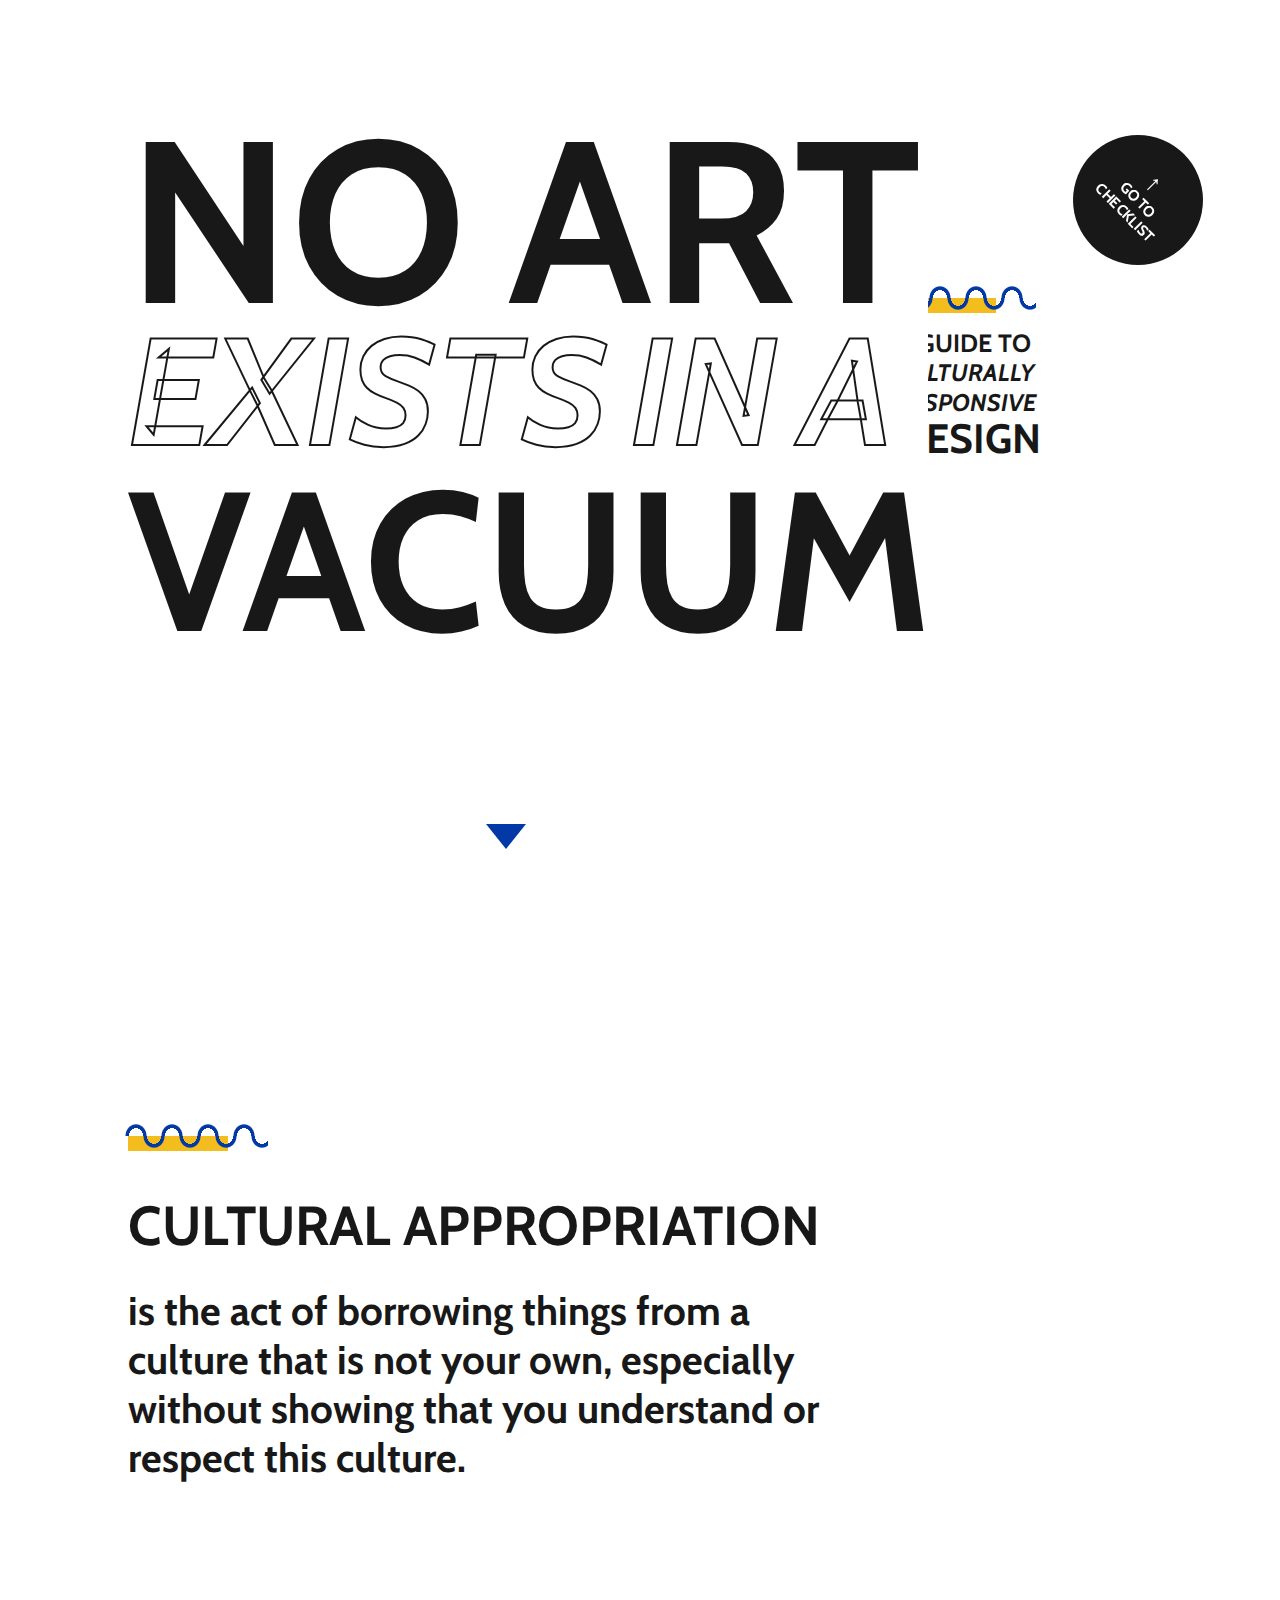
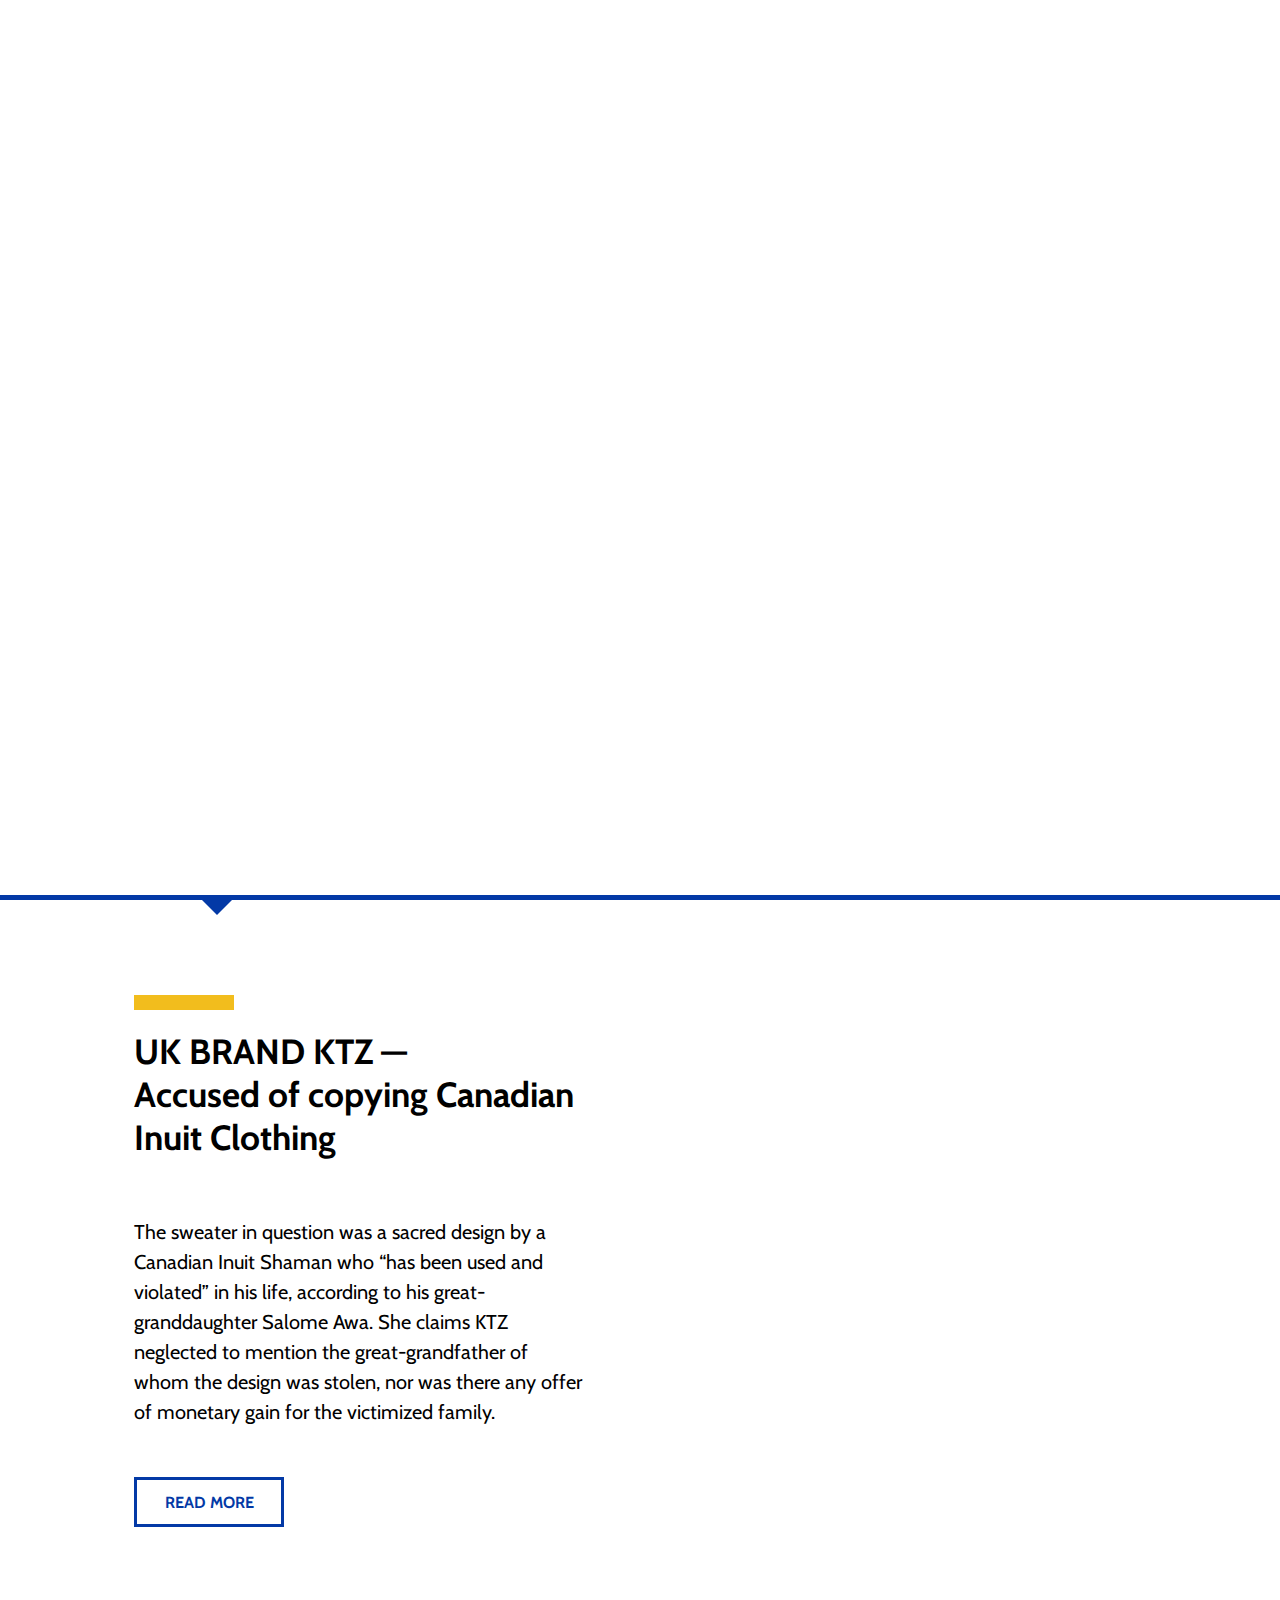
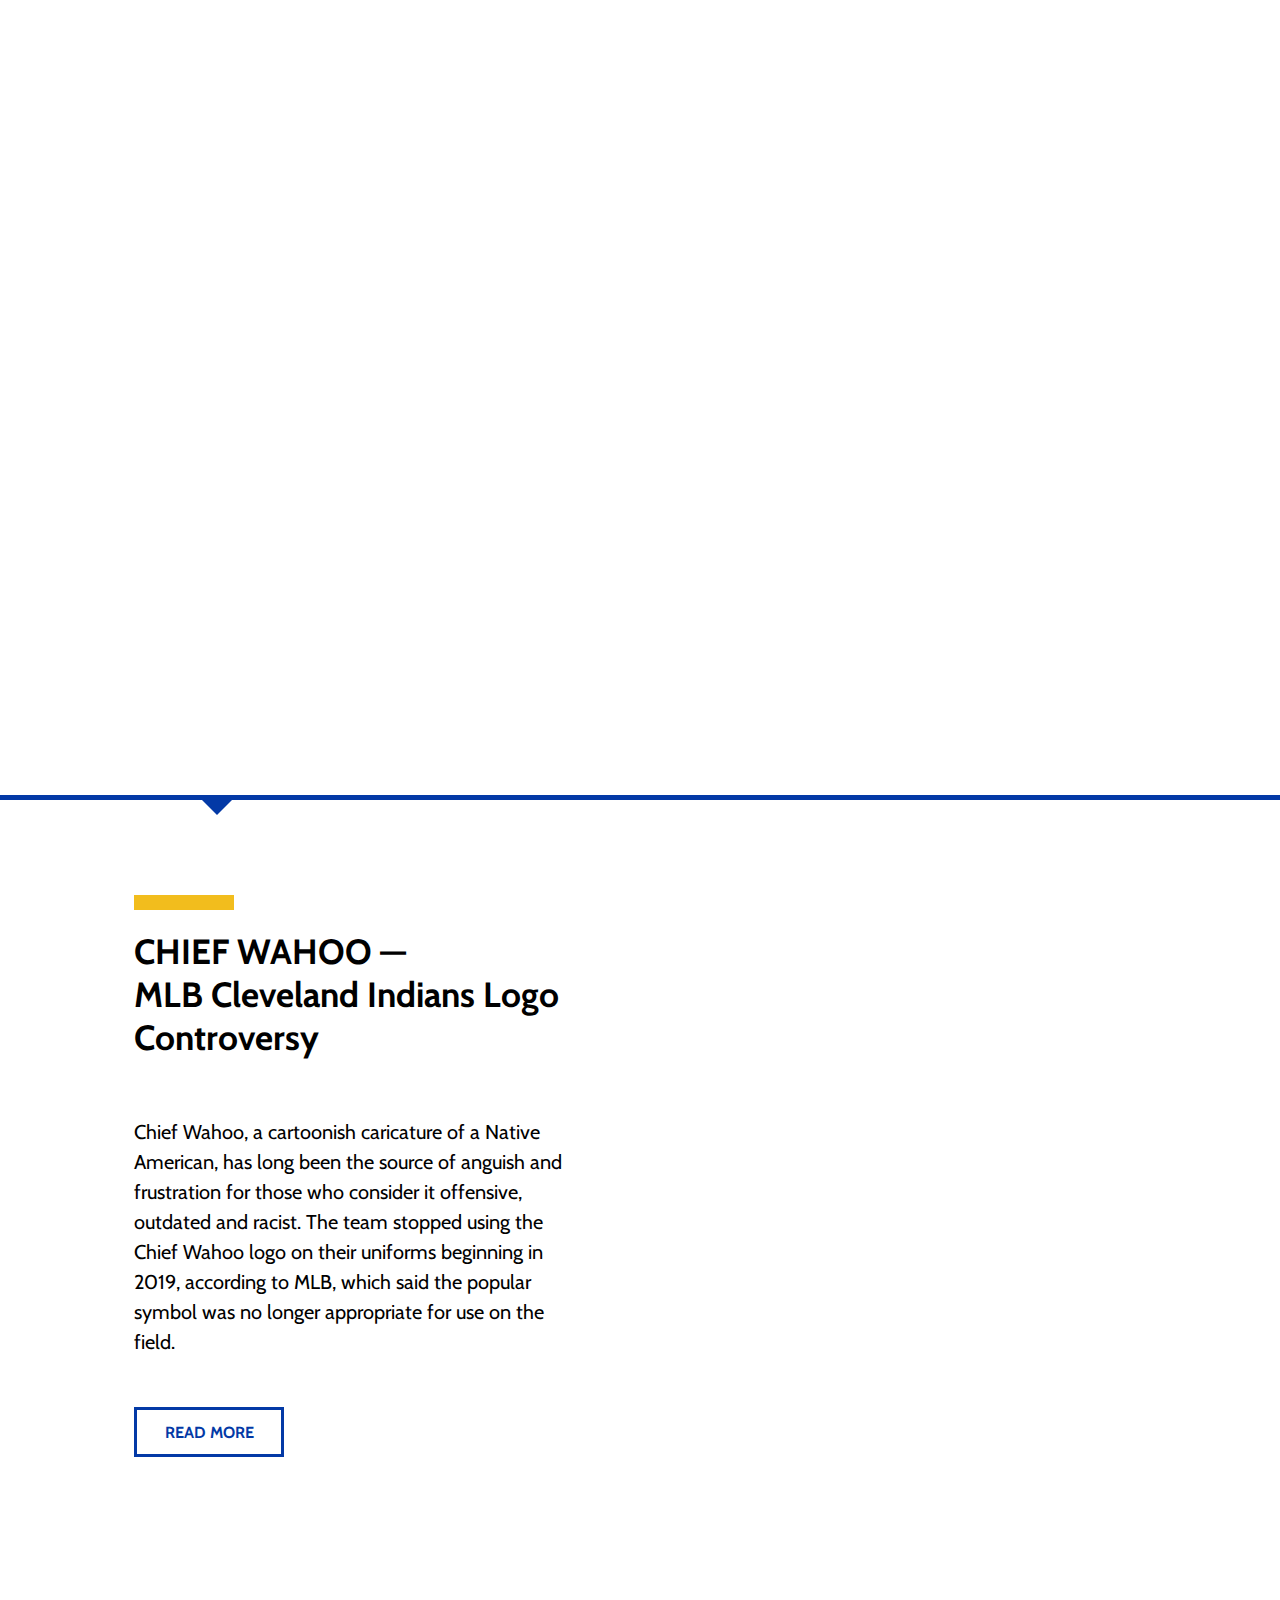
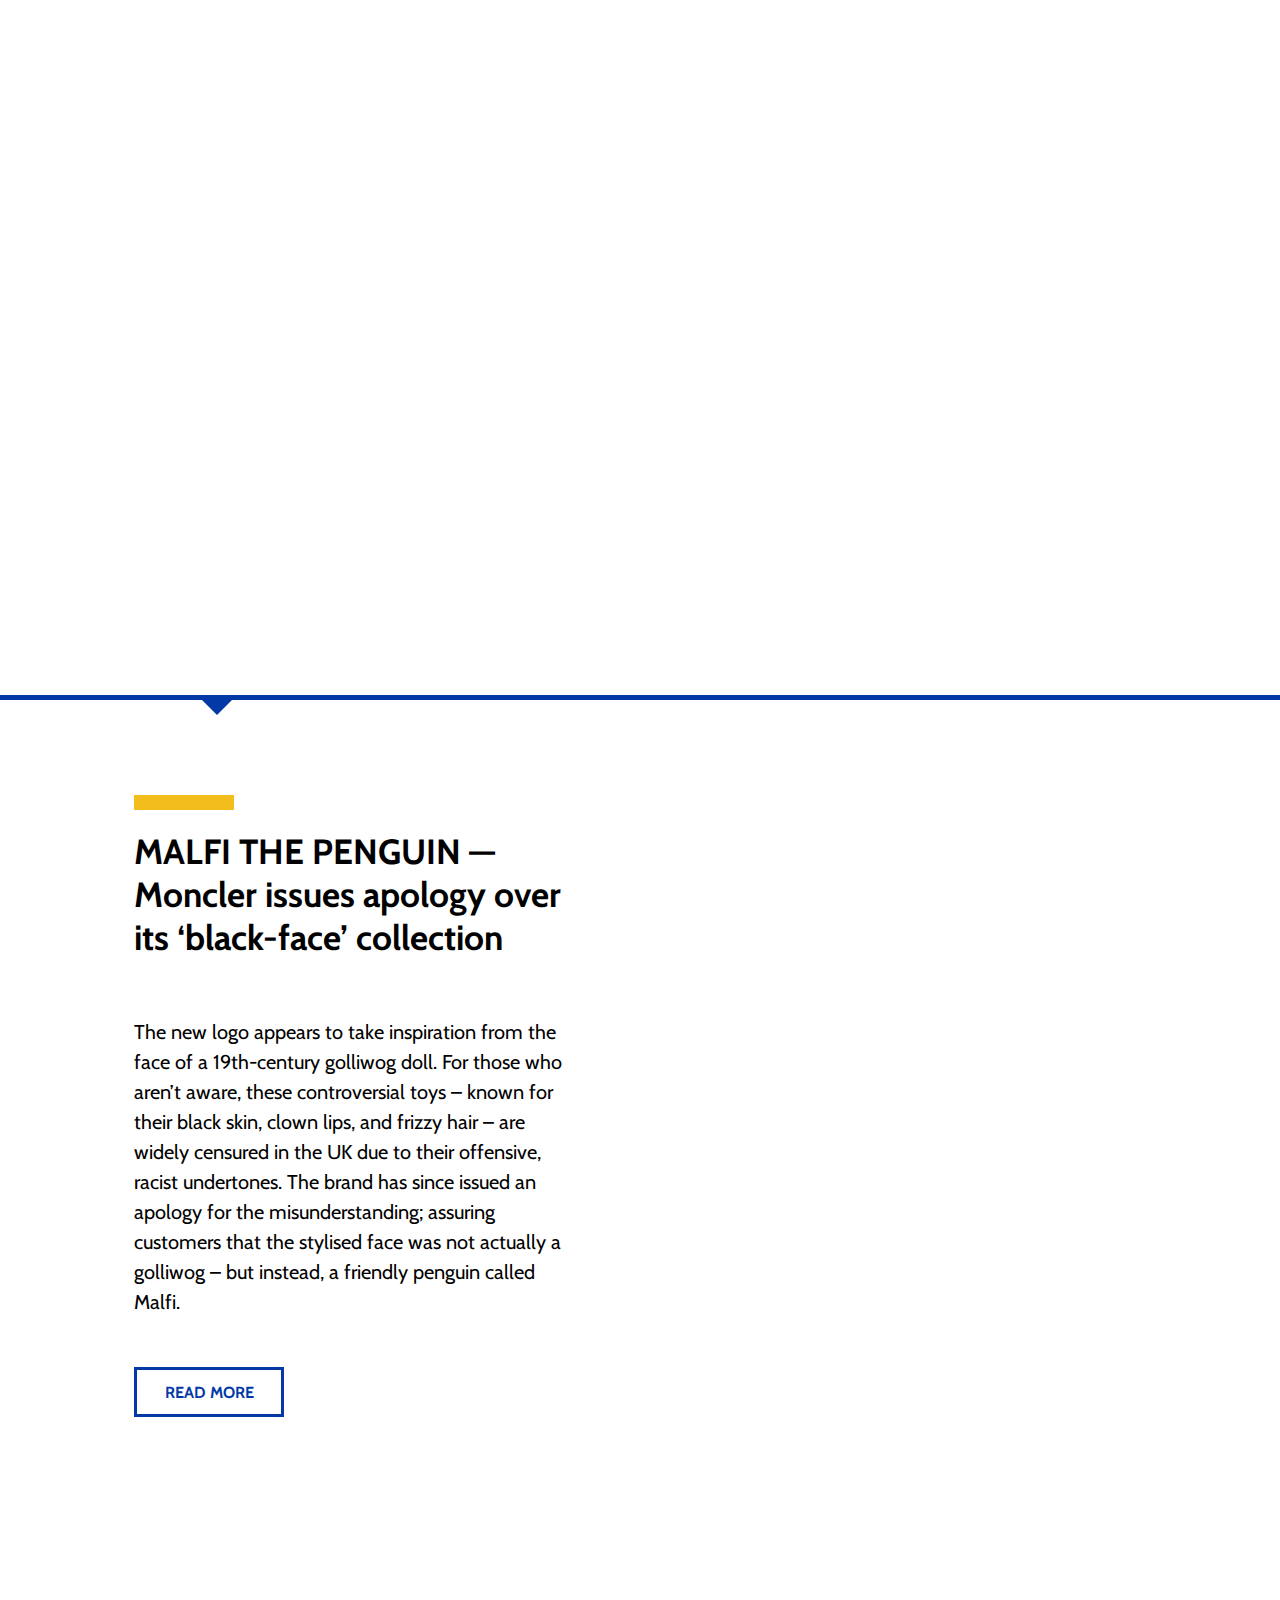
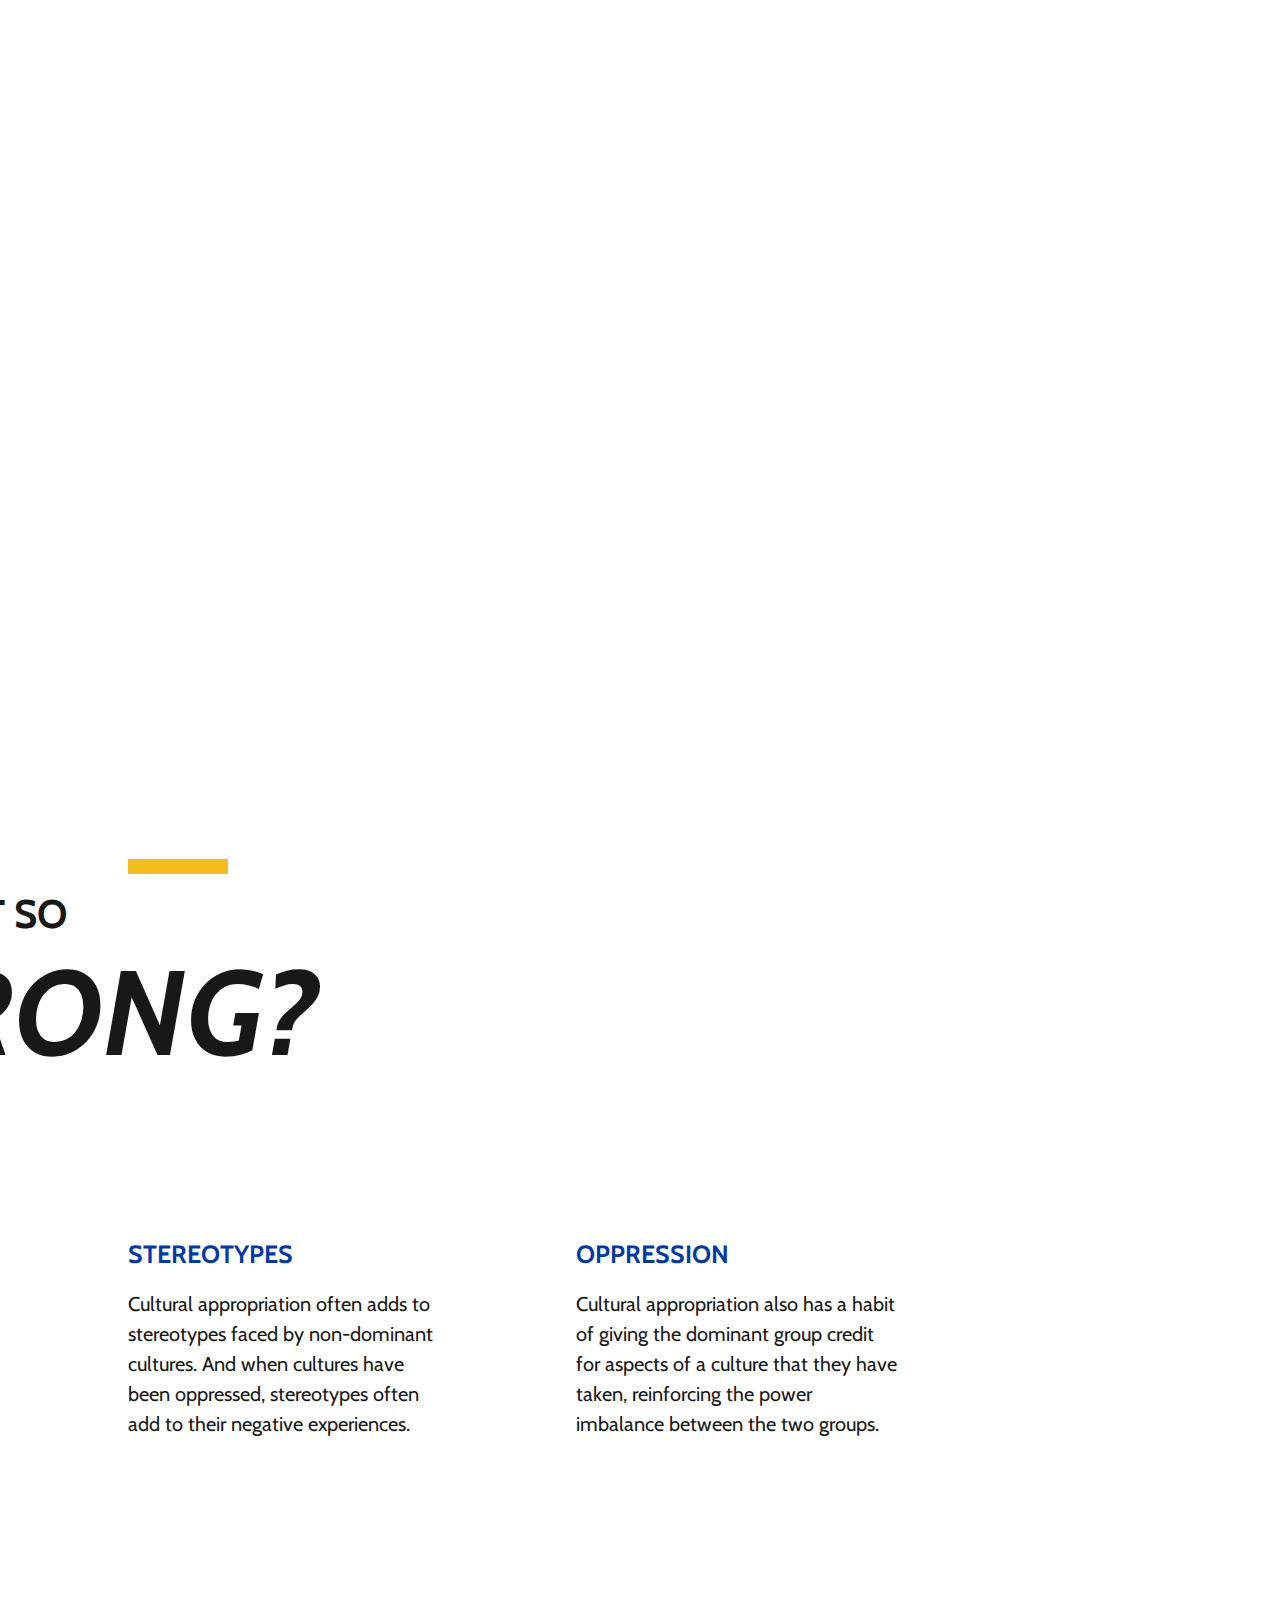
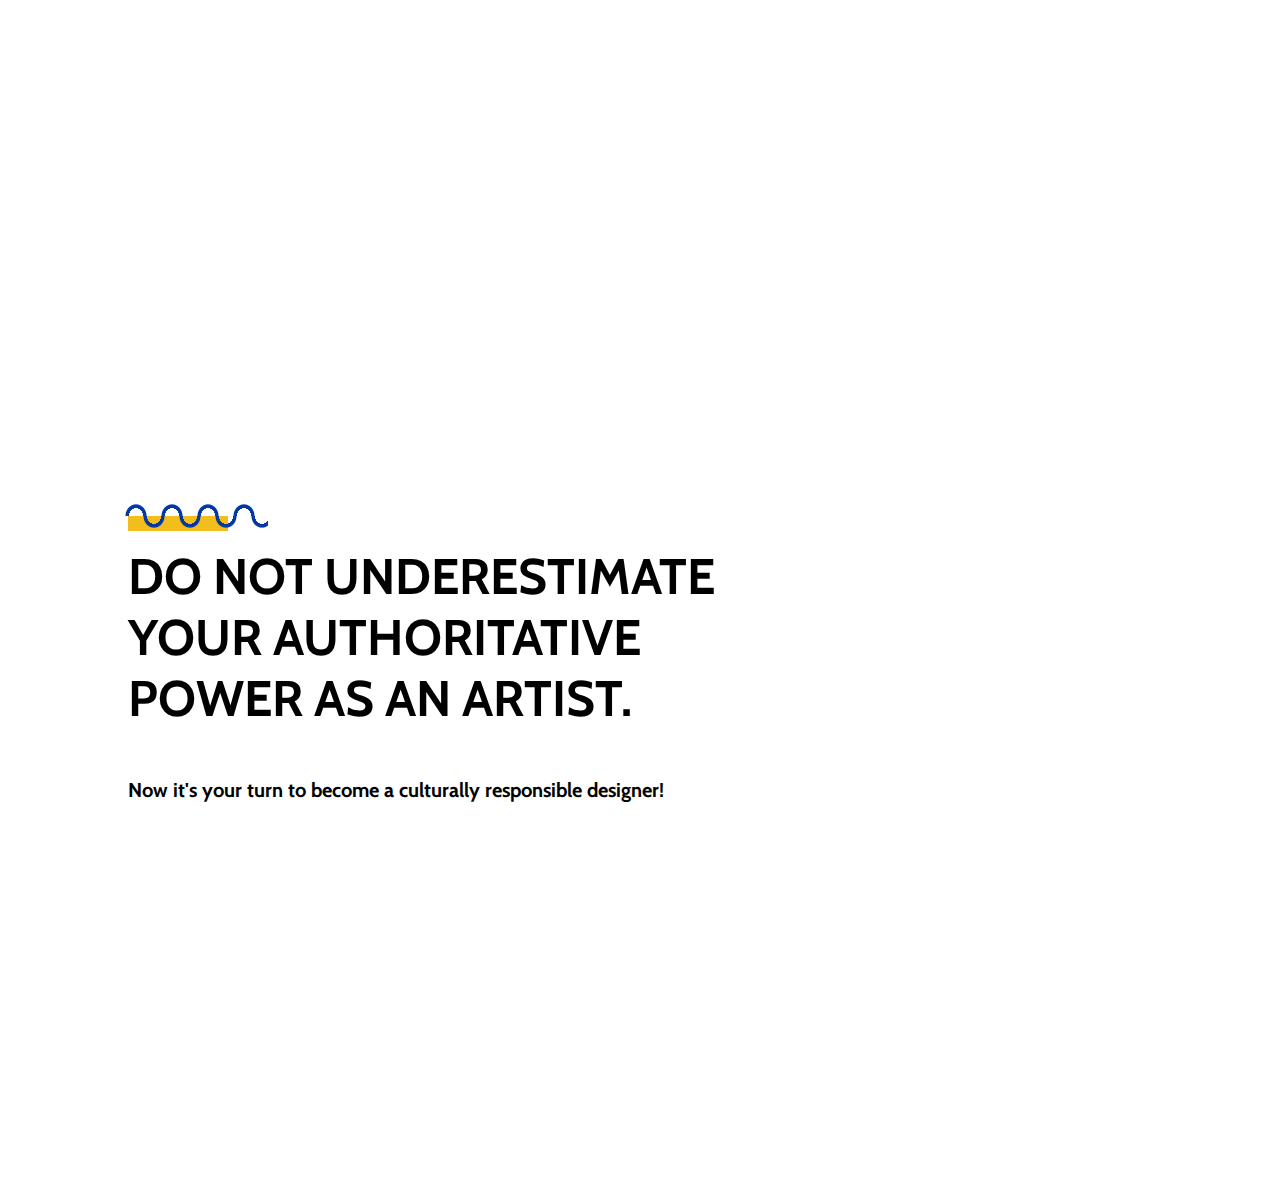
<file: index.html>
<!DOCTYPE html>
<html>
<head>
	<link rel="stylesheet" type="text/css" href="intro-styles.css">
	<link rel="stylesheet" type="text/css" href="main-styles.css">
	<link href="https://fonts.googleapis.com/css?family=Cabin:400,400i,700,700i&display=swap" rel="stylesheet">
	<link href="https://fonts.googleapis.com/css?family=Archivo:400,700&display=swap" rel="stylesheet">
	<!-- jquery -->
	<script src="https://ajax.googleapis.com/ajax/libs/jquery/1.7.1/jquery.min.js" type="text/javascript"></script>
	<!-- scripts -->
		<script src="script.js"></script>
		<script src="scrollbar.js"></script>
		<script type="text/javascript" src="skrollr.min.js"></script>
	<title>NO ART EXISTS IN A VACUUM</title>
</head>
<body>

<!-- TITLE -->
<section id="section1">
	<div class="grid-container">	
		<div class="item1" id="header"></div>
		<div class="item2" id="left"></div>
		<div class="item3" id="main">
		  	<div id="title">
		  		<h1>No Art<br><span class="exists">Exists in a</span><br><span class="vacuum">Vacuum</span></h1>
		  	</div>
		  	<div id="rightsub">
				<div class="rectangle"></div>
				<div class="holder clip">
			    	<div class="ellipse ellipse1"></div>
			   		<div class="ellipse ellipse2"></div>
				</div>
			  	<!-- <div id="subtitle"> -->
			  		<h2>A Guide to
			  		<br>
			  		<span class="culturallyresponsive">Culturally<br>Responsive</span>
			  		<br>
			  		<span class="design">Design</span></h2>
			  	<!-- </div> -->
		  	</div>
	  	</div> 
		<div class="item4" id="right">
			<a href="quiz.html">
				<div class="gotochecklist"
				data-0= "
					transform: scale(1);
				"
				data-7100="
					transform: scale(1);
				"

				data-7101= "
					transform: scale(4);
				"
				>
					<p><span style="font-size: 25px;"> &uarr;</span><br>Go to<br>checklist</p>
				</div>
			</a>	
		</div>
		<div class="item5" id="footer">
		  	<a href="#section2">
		  		<div id="arrow">
		  			<div class="trggreen"></div>
		  			
		  		</div>
		  	</a>		
		</div>

</section>


<!-- WHAT IS CULTURAL APPROPRIATION -->
<section id="section2">
        <div class="grid-container">	
		<div class="item1" id="header"></div>
		<div class="item2" id="left"></div>
		<div class="item3" id="main">
			<div class="content">
				<div class="rectangle"></div>
				<div class="holder clip">
			    	<div class="ellipse ellipse1"></div>
			   		<div class="ellipse ellipse2"></div>
				</div>					
					<h8 style="width: 700px;"><span style="font-size: 55px; line-height: 120px;">Cultural appropriation</span><br><span style="text-transform: lowercase;"> is the act of borrowing things from a culture that is not your own, especially without showing that you understand or respect this culture.</span></h8>
					<!-- <h9 style="font-style: italic; margin-top: 50px;"></h9> -->
					</div>
					<!-- <h10 class="now" style="font-size: 30px;">
						Cultural appropriation is the act of borrowing things from a culture that is not your own, especially without showing that you understand or respect this culture.
					</h10> -->
						

			<!-- <div class="holder clip" style="margin-top: 230px; margin-left: 70%; transform: rotate(180deg);" >
			<div class="circle" style="margin-left: -10%;margin-top: 10px;"></div>	
			    	<div class="ellipse ellipse1"></div>
			   		<div class="ellipse ellipse2"></div>
				</div>
				
			</div> -->		
		</div> 
		<div class="item4" id="right">
			<div class="header">
 				<div class="progress-container">
	    			<div class="progress-bar" id="myBar">
	    			</div>
  				</div>
			</div>
		</div>

		<div class="item5" id="footer"></div> 
</section>


<!-- EXAMPLE -->
<section id="section3">
	<div class="example"></div>	
	<div class="example2"></div>
	<div class="example3"></div>
	<div class="content">

		<!-- KTZ -->
		<div class="heading-example">
			<div class="trgblue"></div>
			<div class="rectangle2"></div>
			<h5><span style="text-transform: uppercase;">UK Brand KTZ &mdash;</span><br>Accused of copying Canadian Inuit Clothing</h5>
			<p2>
				The sweater in question was a sacred design by a Canadian Inuit Shaman who  “has been used and violated” in his life, according to his great-granddaughter Salome Awa. She claims KTZ neglected to mention the great-grandfather of whom the design was stolen, nor was there any offer of monetary gain for the victimized family.
			</p2>
			<a href="https://www.cbc.ca/news/canada/north/ktz-fashion-inuit-design-1.3337047" target="_blank">
				<div class="readmore">Read More</div>
			</a>	
		</div>

		<!-- Wahoo -->
		<div class="heading-example" style="margin-top: 2100px;">
			<div class="trgblue"></div>
			<div class="rectangle2"></div>
			<h5><span style="text-transform: uppercase;">Chief Wahoo &mdash;</span> <br>MLB Cleveland Indians Logo Controversy </h5>
			<p2> 
				Chief Wahoo, a cartoonish caricature of a Native American, has long been the source of anguish and frustration for those who consider it offensive, outdated and racist. The team stopped using the Chief Wahoo logo on their uniforms beginning in 2019, according to MLB, which said the popular symbol was no longer appropriate for use on the field.	
			</p2>
			<a href="https://www.nytimes.com/2018/01/29/sports/baseball/cleveland-indians-chief-wahoo-logo.html" target="_blank">
				<div class="readmore">Read More</div>
			</a>	
		</div>

		<!-- Malfi -->
		<div class="heading-example" style="margin-top: 3600px;">
			<div class="trgblue"></div>
			<div class="rectangle2"></div>
			<h5><span style="text-transform: uppercase;">Malfi The Penguin &mdash;</span><br>Moncler issues apology over its ‘black-face’ collection </h5>
			<p2> 
				The new logo appears to take inspiration from the face of a 19th-century golliwog doll. For those who aren’t aware, these controversial toys – known for their black skin, clown lips, and frizzy hair – are widely censured in the UK due to their offensive, racist undertones. The brand has since issued an apology for the misunderstanding; assuring customers that the stylised face was not actually a golliwog – but instead, a friendly penguin called Malfi. 
			</p2>
			<a href="https://www.dazeddigital.com/fashion/article/32084/1/moncler-issue-apology-over-new-racist-collection" target="_blank">
				<div class="readmore">Read More</div>
			</a>	
		</div>

	</div>	
	
</section>
		


<!-- WHY IMPORTANT -->
<section id="section4">
	<div class="divider"></div>
        <div class="grid-container">	
		<div class="item1" id="header">
			
		</div>
		<div class="item2" id="left"></div>
		<div class="item3" id="main">
			
			<div class="content">
				<div class="rectangle"></div>
				
				<div 
				data-2250= "transform: translateX(-300px);"
				data-2700= "transform: translateX(0px);"
				data-3150= "transform: translateX(0px);"
				>
					<div class="holder clip">
				    	<div class="ellipse ellipse1"></div>
				   		<div class="ellipse ellipse2"></div>
					</div>
					<div class="heading">
					<h8>Why is it so</h8>
					<h9 style="font-style: italic; margin-top: 50px; text-transform: uppercase;">wrong?</h9>
					</div>

				</div>

				<div class="description">
					<!-- <div class="smallbox"></div> -->
					<h10 style="text-transform: uppercase;">stereotypes</h10>
					<p class="why">Cultural appropriation often adds to stereotypes faced by non-dominant cultures. And when cultures have been oppressed, stereotypes often add to their negative experiences.</p>
				</div>
				<div class="description" style="margin-left: 50%;">
					<h10 style="text-transform: uppercase;" >oppression</h10>
					<p class="why">Cultural appropriation also has a habit of giving the dominant group credit for aspects of a culture that they have taken, reinforcing the power imbalance between the two groups.</p>
				</div>
			
		</div> 
		<div class="item4" id="right">
			<div class="header">
 				<div class="progress-container">
	    			<div class="progress-bar" id="myBar">
	    			</div>
  				</div>
			</div>
		</div>

		<div class="item5" id="footer"></div> 
</section>



<!-- LAST -->
<section id="section5">
		<div class="grid-container">	
		<div class="item1" id="header">
			<div class="holder3 clip3">
			</div>

		</div>
		<div class="item2" id="left"></div>
		<div class="item3" id="main">
			<div class="content">
				<div class="rectangle"></div>
				<div class="holder clip">
			    	<div class="ellipse ellipse1"></div>
			   		<div class="ellipse ellipse2"></div>
				</div>
				<h3 class="underestimate">Do not <!-- <span style="color:#F8CE46;"> --> underestimate <!-- </span> --> your authoritative power as an artist.</h3>
				<h10 class="now" style="line-height: 40px; font-size: 20px;"
				>Now it's your turn to become a culturally responsible designer!<br><br>
				<!-- 	<span style="color: #0339A6;">
				Start evaluating your own work!</span> -->
			</h10>

			</div>	

			
			<!-- <a href="quiz.html">
				<button class="enter">enter</button>
			</a> -->
		</div> 
		<div class="item4" id="right">

		</div>

		<div class="item5" id="footer"></div> 
</section>

</body>
</html>
</file>
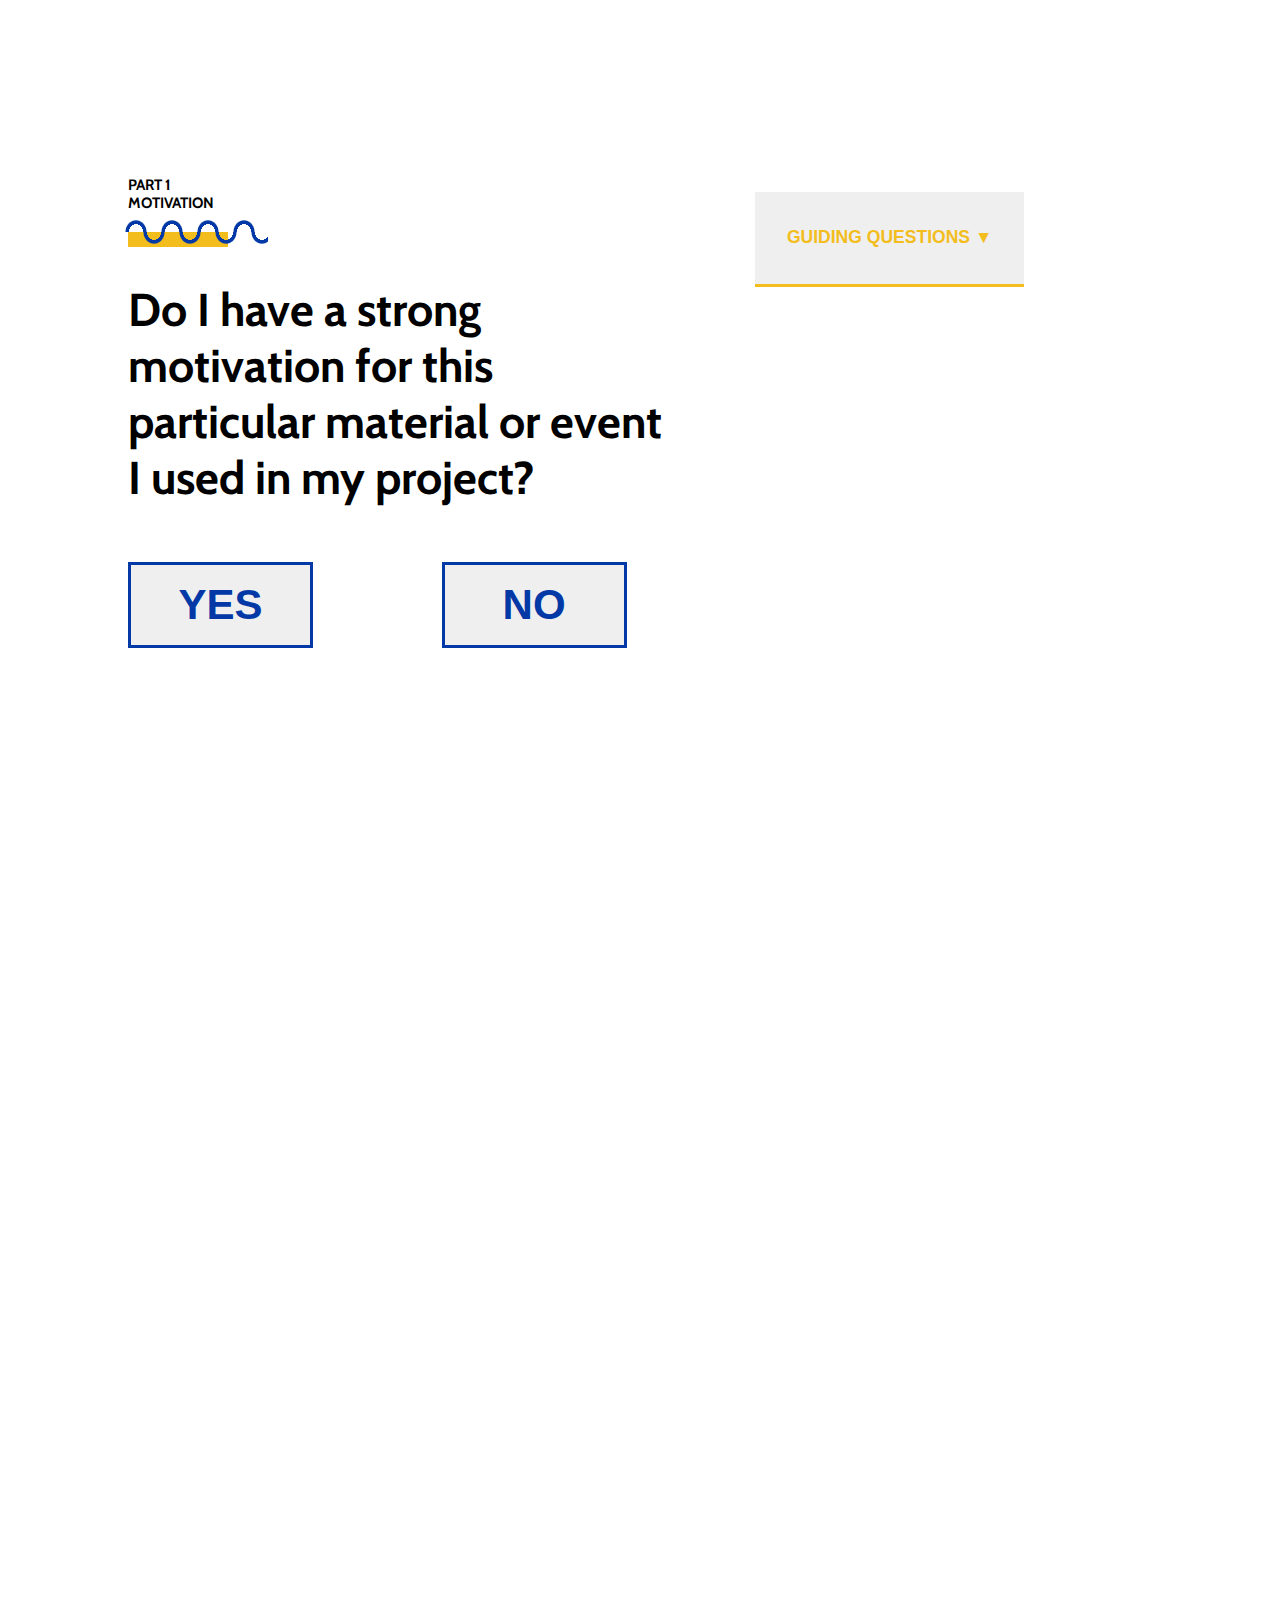
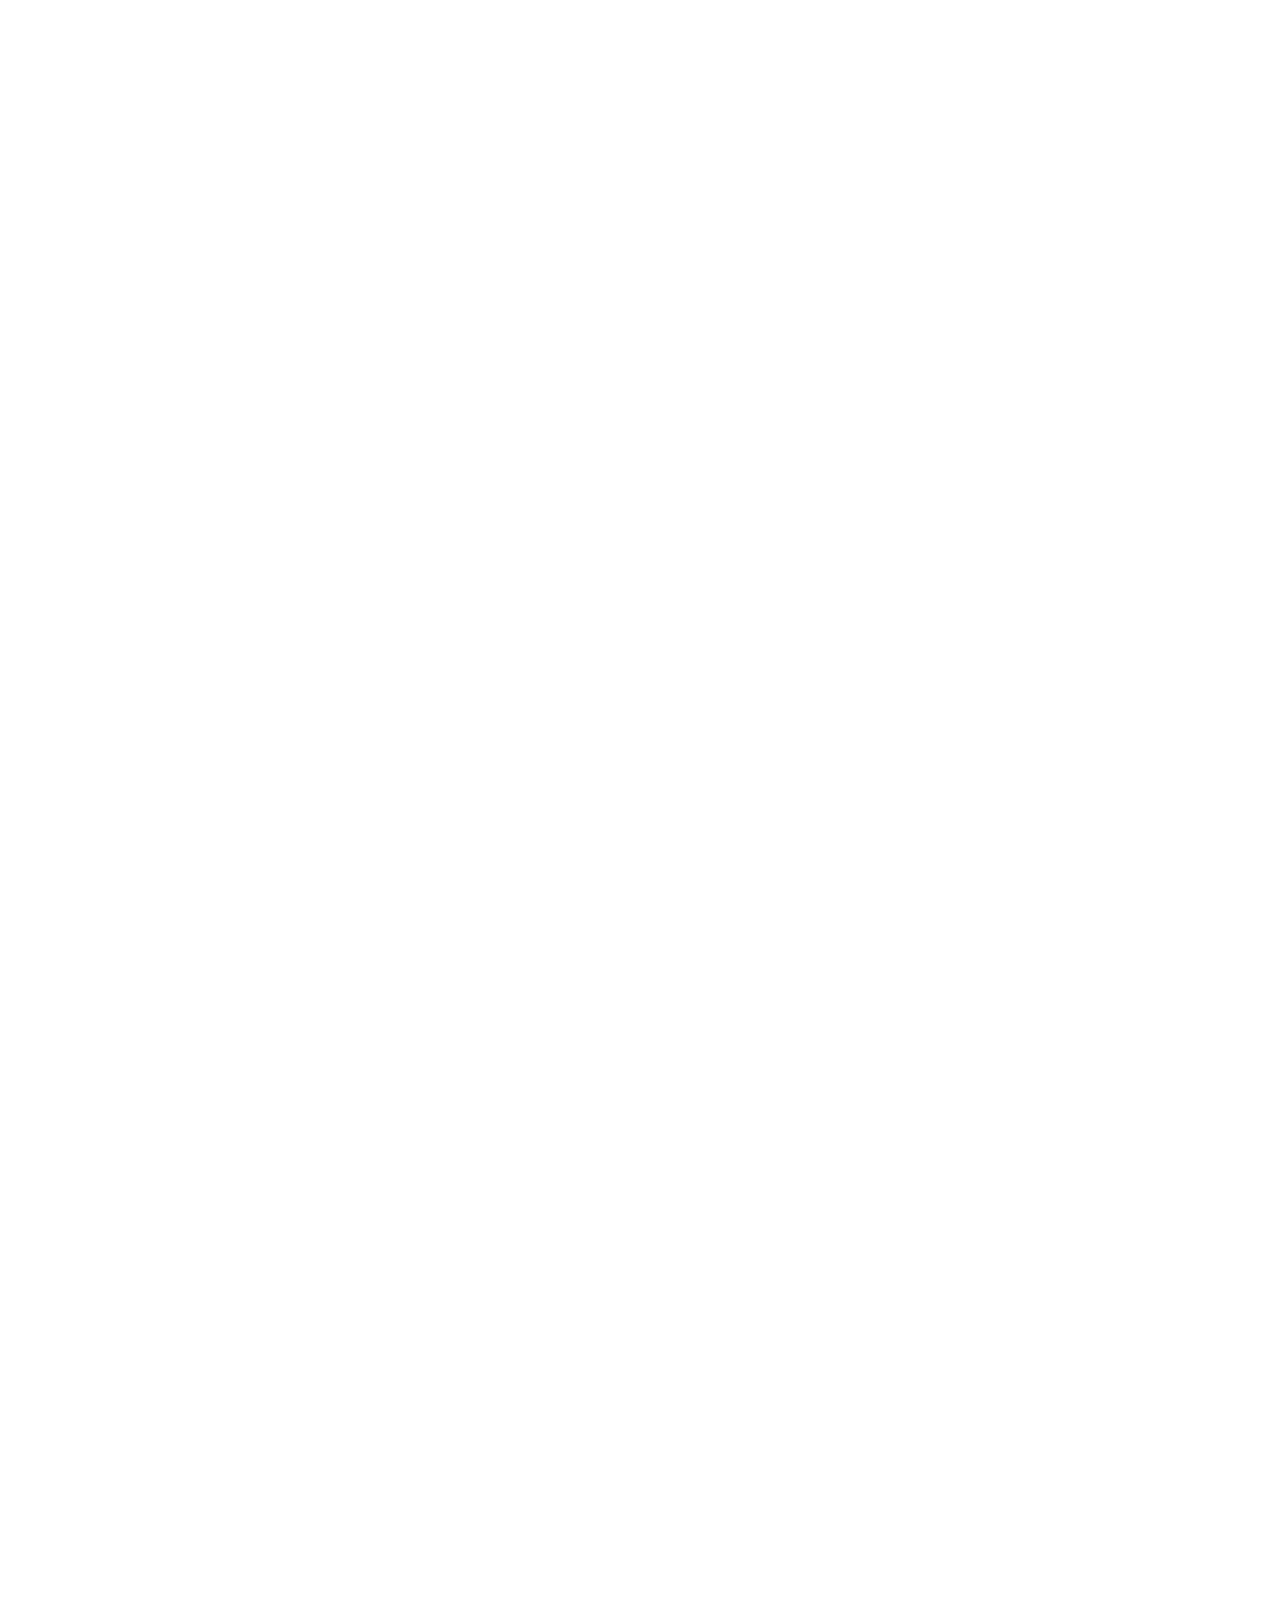
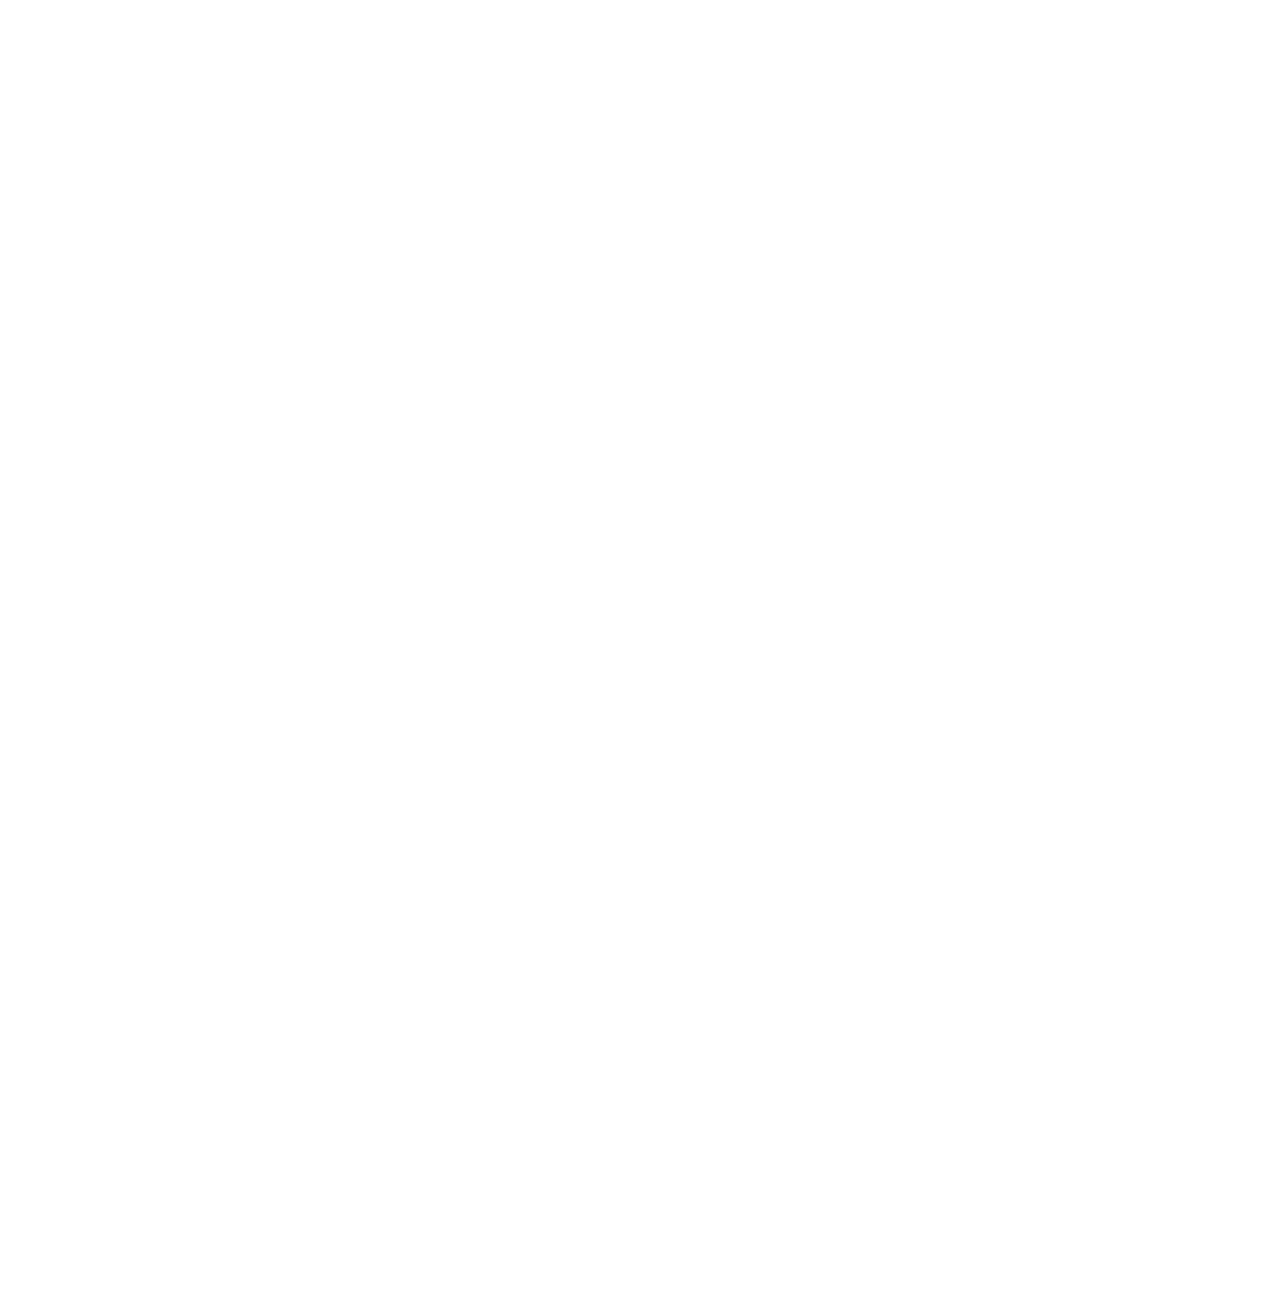
<file: quiz.html>
<!DOCTYPE html>
<html>
<head>
	<link rel="stylesheet" type="text/css" href="main-styles.css">
	<link rel="stylesheet" type="text/css" href="quiz-styles.css">
	<link href="https://fonts.googleapis.com/css?family=Cabin:400,400i,700,700i&display=swap" rel="stylesheet">
	<link href="https://fonts.googleapis.com/css?family=Archivo:400,700&display=swap" rel="stylesheet">
	<script src="http://ajax.googleapis.com/ajax/libs/jquery/1.7.1/jquery.min.js" type="text/javascript"></script>
		<!-- <script src="script.js"></script> -->
		<script src="scrollbar.js"></script>
		<script src="script.js"></script>
	<title></title>
</head>
<body>

<section id="section1">
        <div class="grid-container">	
		<div class="item1" id="header"></div>
		<div class="item2" id="left"></div>
		<div class="item3" id="main">
			<div class="content-quiz">
				<h1>part 1<br>Motivation</h1>

				<div class="rectangle"></div>
				<div class="holder clip">
			    	<div class="ellipse ellipse1"></div>
			   		<div class="ellipse ellipse2"></div>
				</div>					
				<h2>Do I have a strong motivation for this particular material or event I used in my project?</h2>

				<a href="#section2">
					<button class="response yes">YES</button>
				</a>

				<a href="#section2">
					<button class="response no">NO</button>
				</a>

					<button type="button" class="collapsible">	<h3>Guiding Questions &#9660;</h3>
					</button>

					<div class="content">
	  						<p>
	  						Where did I first encounter this particular cultural material?
	  						</p>

	  						<p>
	  						Do I feel passionate about using this material in my project? Why do you think this particular cultural material caught your interest?
	  						</p>
						</div>

					<!-- <button class="response yes">YES</button>
					<button class="response no">NO</button>	
 -->
			</div>		
		</div> 
		<div class="item4" id="right">
			<div class="header">
 				<div class="progress-container">
	    			<div class="progress-bar" id="myBar">
	    			</div>
  				</div>
			</div>
		</div>

		<div class="item5" id="footer"></div> 
</section>



<section id="section2">
	<div class="grid-container">	
		<div class="item1" id="header"></div>
		<div class="item2" id="left"></div>
		<div class="item3" id="main">
			<div class="content-quiz">
				<h1>part 1<br>Motivation</h1>

				<div class="rectangle"></div>
				<div class="holder clip">
			    	<div class="ellipse ellipse1"></div>
			   		<div class="ellipse ellipse2"></div>
				</div>					
				<h2>Do I have a strong motivation for this particular material or event I used in my project?</h2>

				<a href="#section3">
					<button class="response yes">YES</button>
				</a>

				<a href="#section3">
					<button class="response no">NO</button>
				</a>

				<div class="help">?</div>

					<div class="content">
	  						<p>
	  						Where did I first encounter this particular cultural material?
	  						</p>

	  						<p>
	  						Do I feel passionate about using this material in my project? Why do you think this particular cultural material caught your interest?
	  						</p>
						</div>

					<!-- <button class="response yes">YES</button>
					<button class="response no">NO</button>	
 -->
			</div>		
		</div> 
		<div class="item4" id="right">
			<div class="header">
 				<div class="progress-container">
	    			<div class="progress-bar" id="myBar">
	    			</div>
  				</div>
			</div>
		</div>

		<div class="item5" id="footer"></div> 
</section>

<section id="section3">
        3
</section>

<section id="section4">
4
</section>

<section id="section5">
5
</section>

</body>
</html>
</file>
<file: intro-styles.css>
body,html {
  width: 100%;
  height: 100%;
  margin: 0;
  font-family: 'Cabin';
  /*background-color: white;*/
  /*scroll-behavior: smooth;*/
  overflow-x: hidden;
  /*scroll-snap-type: mandatory;
  scroll-snap-points-y: repeat(100vh);
  scroll-snap-type: y mandatory;*/
}


/*SECTION HEIGHTS*/

  /*  section {
        position: relative;
    }
*/
    #section1{
      height: 100vh;
      /*background-color: black;*/
      
    }

    #section2{
      height: 100vh;
      
    }

    #section3{
      height: 580vh;
      /*background-color: black;*/
      
    }

    #section4{
      height: 140vh;
      /*background-color: #181818;*/
    }

     #section5{
      height: 100vh;
    }



#title{
  /*position: fixed;*/
  position: absolute;
  display: inline-block;
  float: left;
  margin-top: 0px;
  width: 800px;
  height: 600px;
  background-color: white;
  z-index: 1;
}


h1{
  position: absolute;
  margin-top: 20px;
  word-spacing: -10px;
  font-size: 230px;
  color:  #181818;
  line-height: 170px;
  font-weight: bold;
  text-transform: uppercase;
}

    .exists{
      position: absolute;
      font-size: 152px;
      font-style: italic;
      color: white;
      -webkit-text-stroke: 2px #181818;
      /*-webkit-text-stroke: 2px #F8CE46;*/
    }

    .vacuum{
      position: absolute;
      font-size: 198px;
      font-weight: bold;
    }

#rightsub{
  position: absolute;
  margin-left: 60%;
  width: 15%;
  height: 30%;
  margin-top: 162px;
}



.circle{
  width: 30px;
  height: 30px;
  /*margin-top: 20px;*/
  position: absolute;
  background-color: #F2BD1D;
  border-radius: 30px;
}

.circle2{
  width: 30px;
  height: 30px;
  /*margin-top: 20px;*/
  position: absolute;
  background-color: #0339A6;
  border-radius: 30px;
}

.highlighter{
  width: 100px;
  height: 40px;
  position: absolute;
  background-color: #F2BD1D;
  z-index: -1;
  opacity: .5;
}

.content{
  width: 70%;
  height: 550px;
  /*border: 1px solid white;*/
  position: absolute;
  margin-top: 100px;
}



h2{
  position: absolute;
  margin-top: 0;
  margin-bottom: 0;
  font-size: 25px;
  color:  #181818;
  font-weight: bold;
  line-height: 30px;
  text-transform: uppercase;
}

    .culturallyresponsive{
      position: absolute;
      font-size: 24px;
      font-style: italic;
      /*color: #F8CE46;*/
      font-weight: bold;
      text-transform: uppercase;
    }

    .design{
      position: absolute;
      font-size: 41px;
      font-weight: bold;
      margin-top: 35px;
      text-transform: uppercase;
    }

#arrow{
  position: absolute;
  width: 50px;
  height: 28px;
  margin-left: 28%;
  margin-top: 0px;
  cursor: pointer;
  animation: float 800ms ease-in-out infinite;
}


@keyframes float {
  0% {
    /*box-shadow: 0 5px 15px 0px rgba(0,0,0,0.6);*/
    transform: translatey(0px);
  }
  50% {
    /*box-shadow: 0 25px 15px 0px rgba(0,0,0,0.2);*/
    transform: translatey(-10px);
  }
  100% {
    /*box-shadow: 0 5px 15px 0px rgba(0,0,0,0.6);*/
    transform: translatey(0px);
  }
}
  /*  @keyframes crescendo {
      0%   {transform: scale(1);}
      100% {transform: scale(1.5);}
    } 
*/
.trggreen{
  position: absolute;
  width: 0;
  height: 0;
  margin-top: 0px;
  border-left: 20px solid transparent;
  border-right: 20px solid transparent;
  /*border-top: 25px solid #07B271;*/
  border-top: 25px solid #0339A6;
  
}

.header {
  position: fixed;
  top: 15%;
  left: 96%;
  z-index: 1;
  border-radius: 22px;
  /*background-color: #f1f1f1;*/
  stroke: 1px solid  #181818;
}

.progress-container {
  width: 8px;
  height: 65vh;
  /*background: #ccc;*/
  border-radius: 22px;
  stroke: 1px solid white;
}

.progress-bar {
  height: 8px;
  /*background: #F8CE46;*/
  /*background: #0339A6;*/
  border-radius: 22px;
  width: 8px;
}

.gotochecklist{
  width: 130px;
  height: 130px;
  border-radius: 50%;
  right: 6%;
  top: 15%;
  position: fixed;
  /*border: 1px solid #F8CE46;*/
  /*border: 1px solid white;*/
  background-color: #181818;
  cursor: pointer;
  z-index: 1;
  transition-duration: 1.5s;
}

.gotochecklist p{
  font-size: 15px;
  text-align: center;
  font-weight: bold;
  margin-top: 0;
  padding-top: 20px;
  padding-left: 30px;
  /*color: #F8CE46;*/
  color: white;  
  transform: rotate(45deg);
  text-transform: uppercase;


}


/*SECTION 2*/



h8{
  position: absolute;
  color:  #181818;
  font-weight: bold;
  text-transform: uppercase;
  font-size: 40px;
  width: 500px;
}

h9{
  position: absolute;
  margin-top: 50px;
  line-height: auto;
  font-size: 120px;
  color: #181818;
  /*color: #F8CE46;*/
  font-weight: bold;
  
 
  /*-webkit-text-stroke: 2px #F8CE46;*/
  /*-webkit-text-stroke: 2px white;*/
}

.description{
  position: absolute;
  margin-top: 350px;
  /*margin-left: 60%;*/
  font-weight: normal;
  font-size: 25px;
  line-height: 30px;
  width: 60%;
  /*hyphens: auto;*/
}

h11{
  font-size: 35px;
  line-height: 55px;
  color:  #181818;
}



h3{
  color:  #181818;
  font-size: 50px;
  text-transform: uppercase;
  margin-top: 0;
  margin-bottom: 20px;
  width: 70%;
  margin-right: 0;
  /*hyphens: auto;*/
}

.icon{
  transform: scale(.2);
  position: absolute;
  top: -500px;
  left: 28%;

}

.content p{
  font-size: 20px;
  color:  #181818;
  font-weight: 400;
  width: 60%;
  line-height: 30px;
  margin-bottom: 80px;
  margin-right: 0;
}


img{
  transform: scale(.8);
  position: absolute;
  display: inline-block;
}



.caption-wahoo{
  position: absolute;
  width: 460px;
  height: 100px;
  /*background-color: red;*/
  /*margin-left: 28%;*/
  margin-top: 35%;
}

.caption-malfi{
  position: absolute;
  width: 460px;
  height: 100px;
  /*background-color: red;*/
  /*margin-left: 28%;*/
  margin-top: 35%;
}

h4{
   position: absolute;
  /*text-transform: uppercase;*/
  font-size: 25px;
  font-weight: normal;
  color: white;
  display: inline-block; 
}

.caption-wahoo p{
  margin-left: 10%;
}

.caption-malfi p{
  margin-left: 10%;
}

.wahoo{
  margin-top: -3%;
}

.malfi{
  margin-top: -3%;

}
.underestimate{
  font-size: 50px;
  line-height: 61px;
  position: absolute;
  width: 680px;
  height: 280px;
  color: black;
}

.now{
  width: 700px;
  position: absolute;
  margin-top: 25%;
  font-size: 50px;
  /*margin-left: 60%;*/
  /*text-transform: lowercase;*/
  color: black;
}

.enter{
  position: absolute;
  margin-top: 35%;
  margin-left: 48%;
  width: 259px;
  height: 82px;
  border: 2px solid #07B271;
  background-color: #181818;
  box-sizing: border-box;
  box-shadow: 0px 0px 4px #FEFFDD;
  border-radius: 40px;
  font-size: 30px;
  font-weight: bold;
  text-transform: uppercase;
  color: #07B271;
}



h10{
  font-weight: bold;
  font-size: 25px;
  width: 300px;
  color: #0339A6;
  /*text-transform: uppercase;*/
}

.description2 p{
  margin-bottom: 60px;
}

.description2{
  margin-top: 65px;
  margin-left: 64%;
  position: absolute;
  width: 540px;
}

.description3{
  margin-top: 65px;
  margin-left: 60%;
  position: absolute;
  width: 540px;
}



.example{
  width: 100%;
  position: absolute;
  height: 700px;
  background-image: url("img/full.jpg");
   background-attachment: fixed;
  background-position: top;
  background-repeat: no-repeat;
  background-size: cover;
  border-bottom: 5px solid #0339A6;
  }


.example2{
  margin-top: 1500px;
  width: 100%;
  position: absolute;
  height: 700px;
  background-image: url("img/wahoo4.jpeg");
  background-attachment: fixed;
  background-position: top;
  background-repeat: repeat;
  background-size: cover;
  border-bottom: 5px solid #0339A6;
  }

.example3{
  margin-top: 3000px;
  width: 100%;
  position: absolute;
  height: 700px;
  background-image: url("img/malfi2.jpg");
  background-attachment: fixed;
  background-position: top;
  background-repeat: repeat;
  background-size: cover;
  border-bottom: 5px solid #0339A6;
  } 


.example-title{
  text-transform: none;
  color: black;
  width: 500px;
}

.heading-example{
    position: absolute;
    width: 50%;
    height: 300px;
    margin-top: 600px;
    margin-left: 15%;
    text-align: left;
    /*background-color: black;*/
}



p2{
  font-size: 20px;
  line-height: 30px;
}



.trgblue{
  position: absolute;
  width: 0;
  height: 0;
  margin-top: 0;
  margin-left: 15%;
  border-left: 15px solid transparent;
  border-right: 15px solid transparent;
  border-top: 15px solid #0339A6;
}

.readmore{
  width: 150px;
  height: 50px;
  position: absolute;
  margin-top: 50px;
  text-transform: uppercase;
  font-weight: bold;
  text-align: center;
  padding-top: 13px;
  color: #0339A6;
  background-color: transparent;
  border: 3px solid #0339A6;
  transition-duration: .5s;
}

#section1 a :hover {
  color: #F2BD1D;
}

#section3 a :hover {
  background-color: #0339A6;
  color: white; 
}

/*.divider{
  width: 200px;
  height: 20px;
  background-color: #F2BD1D;
  position: absolute;
  margin-top: 1000px;
  left: 90%;
}
*/
.heading{
  position: absolute;
  /*margin-left: 30%;*/
}

h5 {
    font-size: 35px;
    font-weight: bold;
    text-align: left;
    padding-top: 130px;
    margin-top: 0;
}
.content{
  width: 70%;
  height: 550px;
  /*border: 1px solid white;*/
  position: absolute;
  margin-top: 100px;
}
.black{
  position: absolute;
  background-color: #181818;
  width: 80%;
  height: 700px;
  margin-left: 70%;
 top: -100px;
}
</file>
<file: main-styles.css>
body,html {
	width: 100%;
	height: 100%;
	margin: 0;
  font-family: 'Cabin';
  /*background-color: white;*/
  /*scroll-behavior: smooth;*/
  overflow-x: hidden;
  /*scroll-snap-type: mandatory;
  scroll-snap-points-y: repeat(100vh);
  scroll-snap-type: y mandatory;*/
}

/*Hide scrollbar*/
body::-webkit-scrollbar {
    display: none;
}

body{
    /*-ms-overflow-style: none;*/
}

* {
    box-sizing: border-box;
}

/*GRID*/
    
.item1 { grid-area: header; }
    .item2 { grid-area: left; }
    .item3 { grid-area: main; }
    .item4 { grid-area: right; }
    .item5 { grid-area: footer; }

    .grid-container {
      position: absolute;
      width: 100%;
      height: 100vh;
      display: grid;
      grid-template-areas:


        'left header header header header header header header header right'
        'left main main main main main main main main right'
        'left main main main main main main main main right'
        'left main main main main main main main main right'
        'left main main main main main main main main right'
        'left main main main main main main main main right'
        'left main main main main main main main main right'
        'left main main main main main main main main right'
        'left main main main main main main main main right'
        'left main main main main main main main main right'
        'left main main main main main main main main right'
        'left main main main main main main main main right'
        'left main main main main main main main main right'
        'left footer footer footer footer footer footer footer footer right';
    }

    .grid-container > div {
      /*border: 1px solid white;*/
      text-align: left;
      padding: 20px 0;
    }


.rectangle{
  width: 100px;
  height: 15px;
  margin-top: 20px;
  position: absolute;
  background-color: #F2BD1D;
}

.rectangle2{
  width: 100px;
  height: 15px;
  margin-top: 95px;
  position: absolute;
  background-color: #F2BD1D;
}

.rectangle3{
  width: 580px;
  height: 15px;
  margin-top: 20px;
  position: absolute;
  left: -50%;
  background-color: #F2BD1D;
}


/*wiggle line*/

    .holder {
        position: relative;
        width: 150px;
        height: 50px;
        margin-top: 0;
        margin-left: -10px;
    }

    .holder2 {
        position: relative;
        width: 300px;
        height: 50px;
        margin-top: 0;
        margin-left: -250px;
    }

    .clip {
        overflow: hidden;
    }

    .ellipse {
        position: absolute;
        background: radial-gradient(ellipse, transparent, transparent 7px, #0339A6 7px, #0339A6 10px, transparent 11px);
        background-size: 36px 40px;
        width: 400px;
        height: 20px;
    }

    .ellipse2 {
        top: 20px;
        left: 18px;
        background-position: 0px -20px;
    }

/**/
</file>
<file: quiz-styles.css>
/*SECTION HEIGHTS*/

body,html {
  width: 100%;
  height: 100%;
  margin: 0;
  font-family: 'Cabin';
  scroll-snap-type: mandatory;
  scroll-snap-points-y: repeat(100vh);
  scroll-snap-type: y mandatory;
  /*background-color: #181818;*/
  scroll-behavior: smooth;
  /*overflow-x: hidden;*/
}

section {
    /*padding: 1rem;*/
    height: 100vh;
    scroll-snap-align: start;
    text-align: center;
    position: relative;
}


.content-quiz{
  width: 70%;
  height: 550px;
  /*border: 1px solid white;*/
  position: absolute;
  margin-top: 50px;
}


h1{
  font-size: 15px;
  margin-bottom: 0;
  text-transform: uppercase;
}

h2{
  position: absolute;
  padding-top: 20px;
  font-size: 46px;
  font-weight: bold;
  margin-top:0px;
  width: 60%;
  /*color: white;*/
}


.collapsible {
  position: absolute;
  background-color: none;
  border-bottom: 3px solid #F2BD1D;
  border-top: none;
  border-left: none;
  border-right: none;
  color: #F2BD1D;
  cursor: pointer;
  padding: 18px;
  width: 30%;
  /*border: none;*/
  text-align: center;
  outline: none;
  margin-left: 70%;
  font-size: 15px;
  text-transform: uppercase;
  margin-top: -70px;
}

/*.active, .collapsible:hover {
  background-color: #ccc;
}
*/
.content {
  padding: 0 18px;
  display: none;
  width: 30%;
  overflow: hidden;
  color: black;
  margin-left: 70%;
  padding-left: 20px;
  margin-top: 20px;
  background-color: #F2BD1D;
 /* max-height: 0;
  transition: max-height 0.2s ease-out;*/
}

.response{
  position: absolute;
  width: 185px;
  height: 86px;
  border: 3px solid #0339A6;
 /* border-right: none;
  border-left: none;
  border-top: 5px solid #0339A6;
  border-bottom: 5px solid #0339A6;*/
  box-sizing: border-box;
  font-weight: bold;
  font-size: 42px;
  color: #0339A6;
  margin-top: 300px;
}

:active .response:hover {
  background-color: #0339A6;
  color: white;
}


.no{
  margin-left: 35%;
}

.help{
  position: absolute;
  width: 30px;
  height: 30px;
  margin-top: 145px;
  margin-left: 55%;
  border-radius: 30px;
  background-color: #F2BD1D;
  text-align: center;
  color: black;
  font-size: 20px;
  padding-top: 5px;
}
</file>
